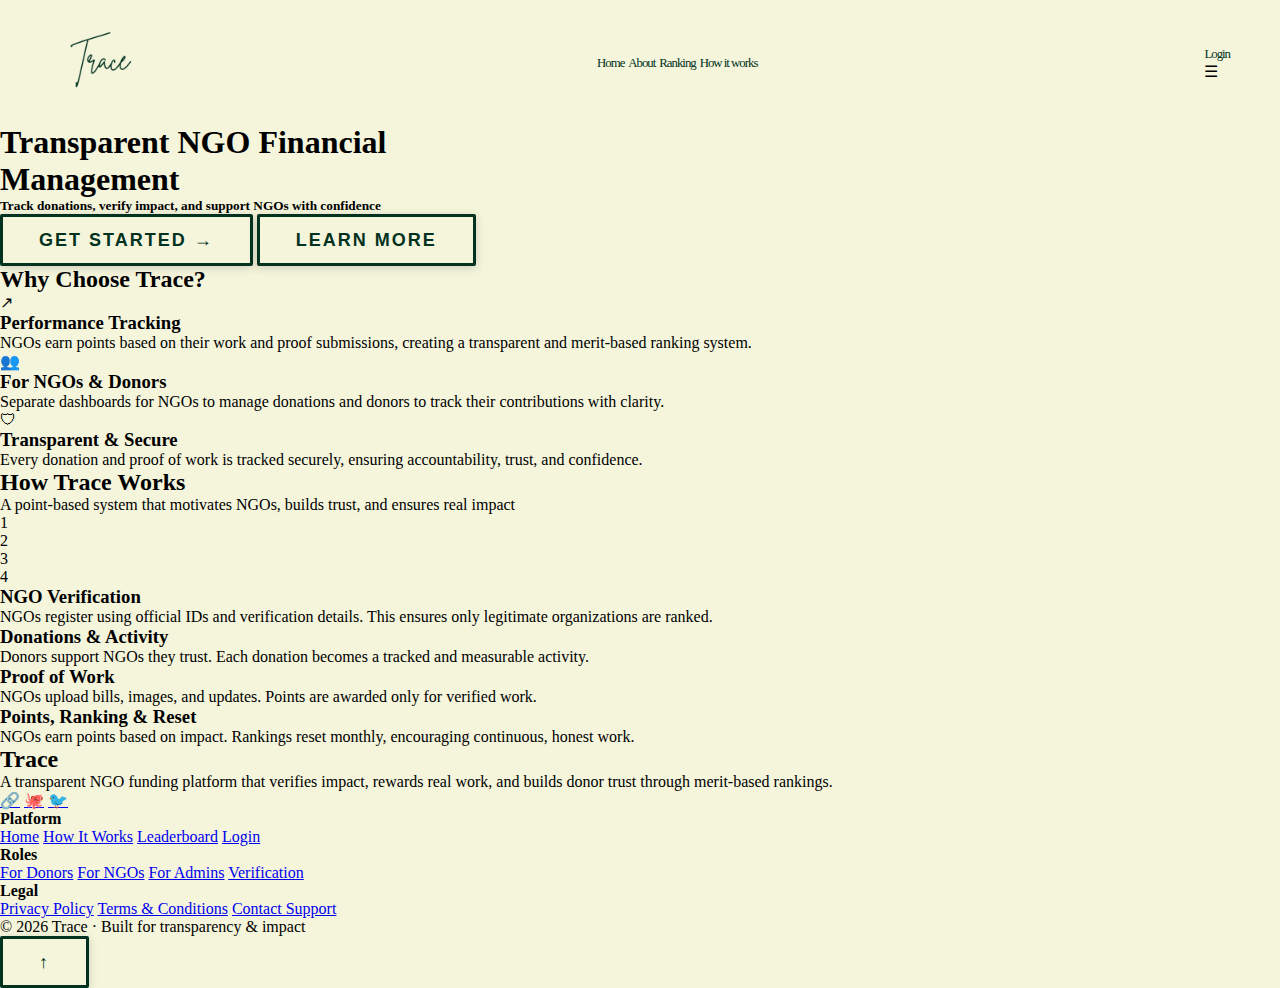
<file: index.html>
<!DOCTYPE html>
<html lang="en">
<head>
    <meta charset="UTF-8">
    <meta name="viewport" content="width=device-width, initial-scale=1.0">
    <title>Trace - NGO Financial Management</title>
    <link rel="stylesheet" href="style.css">
</head>
<body>
    <div id="main">
        <div id="home">
<nav id="nav">
  <div class="nav-logo">
    <img src="navlogo.png" alt="Trace Logo">
  </div>

  <div class="nav-links" id="navLinks">
    <a href="index.html" class="active">Home</a>
    <a href="about.html">About</a>
    <a href="leaderboard.html">Ranking</a>
    <a href="how-it-works.html">How it works</a>
  </div>

  <div class="nav-actions">
    <!-- Login state (replace with profile after auth) -->
    <a href="login.html" class="login-btn">Login</a>

    <!-- Mobile -->
    <div class="hamburger" onclick="toggleMenu()">☰</div>
  </div>
</nav>


<section id="frontbody">
  <div class="hero-overlay"></div>

  <div class="hero-content">
    <h1>
      Transparent NGO Financial<br />
      Management
    </h1>

    <h5>
      Track donations, verify impact, and support NGOs with confidence
    </h5>

    <div id="bottom">
      <button>Get Started →</button>
      <button href="how-it-works.html">Learn More</button>
    </div>
  </div>
</section>


            <section class="why-trace">
                <h2>Why Choose <span>Trace?</span></h2>

                <div class="why-grid">
                <div class="why-card">
                  <div class="icon blue">↗</div>
                  <h3>Performance Tracking</h3>
                  <p>
                    NGOs earn points based on their work and proof submissions,
                    creating a transparent and merit-based ranking system.
                  </p>
                </div>
            
                <div class="why-card">
                  <div class="icon green">👥</div>
                  <h3>For NGOs & Donors</h3>
                  <p>
                    Separate dashboards for NGOs to manage donations and
                    donors to track their contributions with clarity.
                  </p>
                </div>

                <div class="why-card">
                  <div class="icon purple">🛡</div>
                  <h3>Transparent & Secure</h3>
                  <p>
                    Every donation and proof of work is tracked securely,
                    ensuring accountability, trust, and confidence.
                  </p>
                </div>
                </div>
            </section>

<section class="how-work">
  <h2>How Trace Works</h2>
  <p class="how-subtitle">
    A point-based system that motivates NGOs, builds trust, and ensures real impact
  </p>

  <div class="how-container">

    <!-- STEPS -->
    <div class="how-steps">
      <div class="how-step active" data-step="0">1</div>
      <div class="how-step" data-step="1">2</div>
      <div class="how-step" data-step="2">3</div>
      <div class="how-step" data-step="3">4</div>

      <div class="how-progress">
        <div class="how-progress-fill"></div>
      </div>
    </div>

    <!-- CONTENT -->
    <div class="how-content">
      <div class="how-card active">
        <h3>NGO Verification</h3>
        <p>
          NGOs register using official IDs and verification details.
          This ensures only legitimate organizations are ranked.
        </p>
      </div>

      <div class="how-card">
        <h3>Donations & Activity</h3>
        <p>
          Donors support NGOs they trust. Each donation becomes
          a tracked and measurable activity.
        </p>
      </div>

      <div class="how-card">
        <h3>Proof of Work</h3>
        <p>
          NGOs upload bills, images, and updates.
          Points are awarded only for verified work.
        </p>
      </div>

      <div class="how-card">
        <h3>Points, Ranking & Reset</h3>
        <p>
          NGOs earn points based on impact. Rankings reset monthly,
          encouraging continuous, honest work.
        </p>
      </div>
    </div>

  </div>
</section>

<footer class="site-footer">

  <!-- ANIMATED DIVIDER -->
  <div class="footer-divider"></div>

  <div class="footer-container">

    <!-- BRAND -->
    <div class="footer-brand">
      <h2>Trace</h2>
      <p>
        A transparent NGO funding platform that verifies impact,
        rewards real work, and builds donor trust through merit-based rankings.
      </p>

      <!-- SOCIALS -->
      <div class="footer-socials">
        <a href="#" aria-label="LinkedIn">🔗</a>
        <a href="#" aria-label="GitHub">🐙</a>
        <a href="#" aria-label="Twitter">🐦</a>
      </div>
    </div>

    <!-- PLATFORM -->
    <div class="footer-links">
      <h4>Platform</h4>
      <a href="index.html">Home</a>
      <a href="how-it-works.html">How It Works</a>
      <a href="dashboard.html">Leaderboard</a>
      <a href="login.html">Login</a>
    </div>

    <!-- ROLES -->
    <div class="footer-links">
      <h4>Roles</h4>
      <a href="#">For Donors</a>
      <a href="#">For NGOs</a>
      <a href="#">For Admins</a>
      <a href="#">Verification</a>
    </div>

    <!-- LEGAL -->
    <div class="footer-links">
      <h4>Legal</h4>
      <a href="#">Privacy Policy</a>
      <a href="#">Terms & Conditions</a>
      <a href="#">Contact Support</a>
    </div>

  </div>

  <!-- BOTTOM -->
  <div class="footer-bottom">
    <p>© 2026 Trace · Built for transparency & impact</p>
  </div>

  <!-- BACK TO TOP -->
  <button id="backToTop" onclick="scrollToTop()">↑</button>
</footer>
        </div>
    </div>
</body>
<script>
/* MOBILE MENU */
function toggleMenu() {
  document.getElementById("navLinks").classList.toggle("active");
}

/* SCROLL EFFECT */
window.addEventListener("scroll", () => {
  const nav = document.getElementById("nav");
  nav.classList.toggle("scrolled", window.scrollY > 50);
});

/* ACTIVE LINK */
document.querySelectorAll(".nav-links a").forEach(link => {
  if (link.href === window.location.href) {
    link.classList.add("active");
  }
});
window.addEventListener("scroll", () => {
  cards.forEach(card => {
    const top = card.getBoundingClientRect().top;
    if (top < window.innerHeight - 100) {
      card.style.opacity = "1";
      card.style.transform = "translateY(0)";
    }
  });
});

/* SCROLL REVEAL */
const revealCards = document.querySelectorAll(".reveal");

const observer = new IntersectionObserver(entries => {
  entries.forEach(entry => {
    if (entry.isIntersecting) {
      entry.target.style.opacity = "1";
      entry.target.style.transform = "translateY(0)";
    }
  });
}, { threshold: 0.2 });

revealCards.forEach(card => observer.observe(card));

/* COUNT UP */
const counters = document.querySelectorAll(".counter");

counters.forEach(counter => {
  const update = () => {
    const target = +counter.dataset.target;
    const current = +counter.innerText;
    const increment = target / 50;

    if (current < target) {
      counter.innerText = Math.ceil(current + increment);
      setTimeout(update, 40);
    } else {
      counter.innerText = target;
    }
  };
  update();
});
/* BACK TO TOP */
window.addEventListener("scroll", () => {
  document.getElementById("backToTop").style.display =
    window.scrollY > 400 ? "block" : "none";
});

function scrollToTop() {
  window.scrollTo({ top: 0, behavior: "smooth" });
}

/* NEWSLETTER (FRONTEND READY) */
function subscribeNewsletter(e) {
  e.preventDefault();
  alert("Thanks for subscribing to Trace updates!");
}

const steps = document.querySelectorAll(".how-step");
const cards = document.querySelectorAll(".how-card");
const progress = document.querySelector(".how-progress-fill");

steps.forEach((step, index) => {
  step.addEventListener("click", () => {
    // Active step
    steps.forEach(s => s.classList.remove("active"));
    step.classList.add("active");

    // Content
    cards.forEach(c => c.classList.remove("active"));
    cards[index].classList.add("active");

    // Progress
    progress.style.width = `${(index + 1) * 25}%`;
  });
});


</script>



</html>
</file>
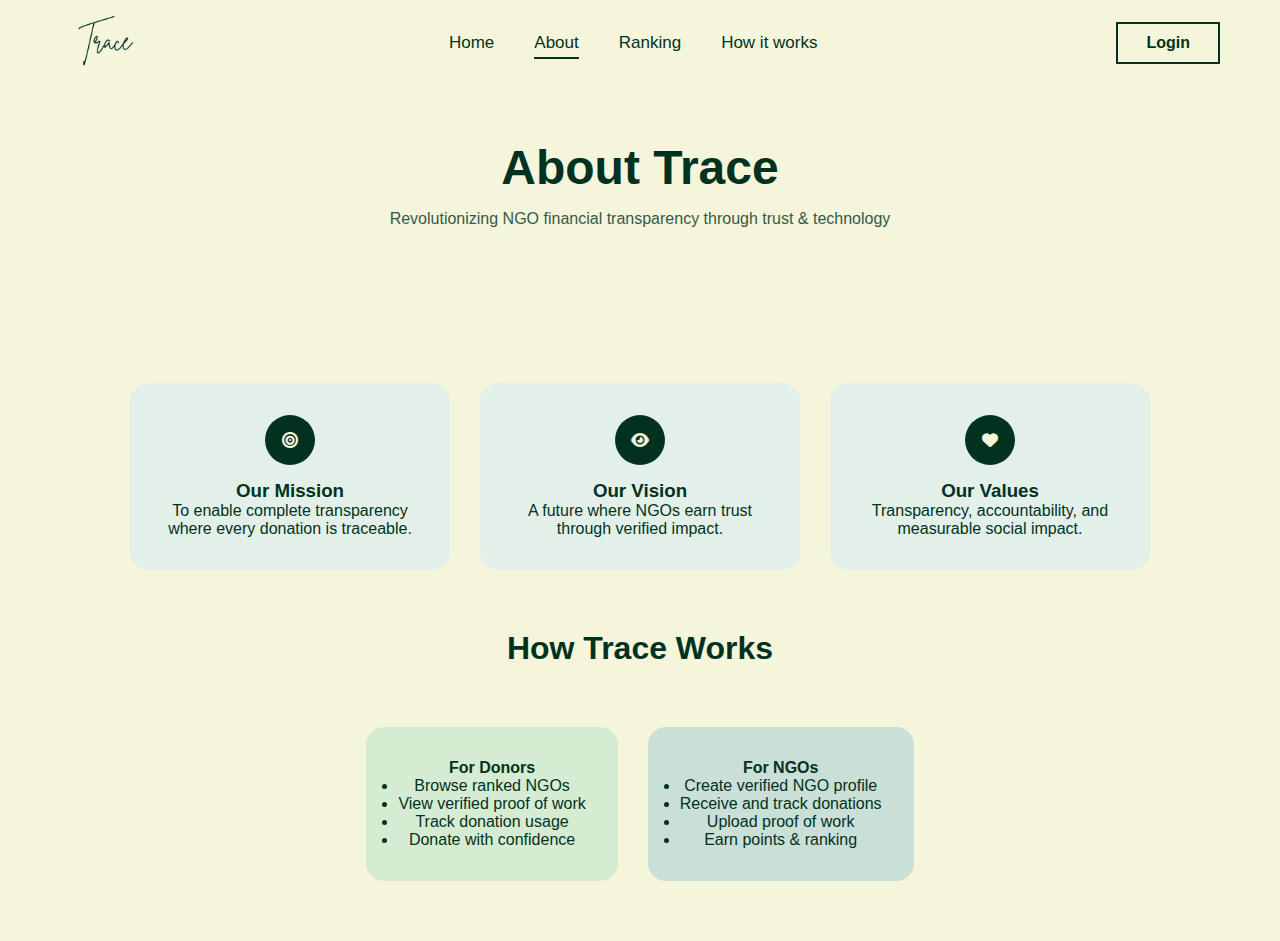
<file: about.html>
<!DOCTYPE html>
<html lang="en">
<head>
  <meta charset="UTF-8" />
  <meta name="viewport" content="width=device-width, initial-scale=1.0" />
  <title>About Trace</title>

  <link rel="stylesheet" href="about.css">
  <link rel="stylesheet"
        href="https://cdnjs.cloudflare.com/ajax/libs/font-awesome/6.5.0/css/all.min.css"/>
</head>

<body>

<!-- NAVBAR -->
<nav id="nav">
  <div class="nav-logo">
    <img src="navlogo.png" alt="Trace Logo">
  </div>

  <div class="nav-links" id="navLinks">
    <a href="index.html">Home</a>
    <a href="about.html" class="active">About</a>
    <a href="leaderboard.html">Ranking</a>
    <a href="how-it-works.html">How it works</a>
  </div>

  <div class="nav-actions">
    <a href="login.html" class="login-btn">Login</a>
    <div class="hamburger" onclick="toggleMenu()">☰</div>
  </div>
</nav>

<!-- HERO -->
<section class="about-hero reveal">
  <h1>About Trace</h1>
  <p>Revolutionizing NGO financial transparency through trust & technology</p>
</section>

<!-- MISSION / VISION / VALUES -->
<section class="us">
  <div class="box reveal">
    <div class="icon"><i class="fa-solid fa-bullseye"></i></div>
    <h3>Our Mission</h3>
    <p>To enable complete transparency where every donation is traceable.</p>
  </div>

  <div class="box reveal">
    <div class="icon"><i class="fa-solid fa-eye"></i></div>
    <h3>Our Vision</h3>
    <p>A future where NGOs earn trust through verified impact.</p>
  </div>

  <div class="box reveal">
    <div class="icon"><i class="fa-solid fa-heart"></i></div>
    <h3>Our Values</h3>
    <p>Transparency, accountability, and measurable social impact.</p>
  </div>
</section>

<!-- HOW IT WORKS -->
<section class="working">
  <h3 class="reveal">How Trace Works</h3>

  <div class="two">
    <div class="box reveal" id="donor">
      <h4>For Donors</h4>
      <ul>
        <li>Browse ranked NGOs</li>
        <li>View verified proof of work</li>
        <li>Track donation usage</li>
        <li>Donate with confidence</li>
      </ul>
    </div>

    <div class="box reveal" id="ngo">
      <h4>For NGOs</h4>
      <ul>
        <li>Create verified NGO profile</li>
        <li>Receive and track donations</li>
        <li>Upload proof of work</li>
        <li>Earn points & ranking</li>
      </ul>
    </div>
  </div>
</section>

<script src="about.js"></script>
</body>
</html>
</file>
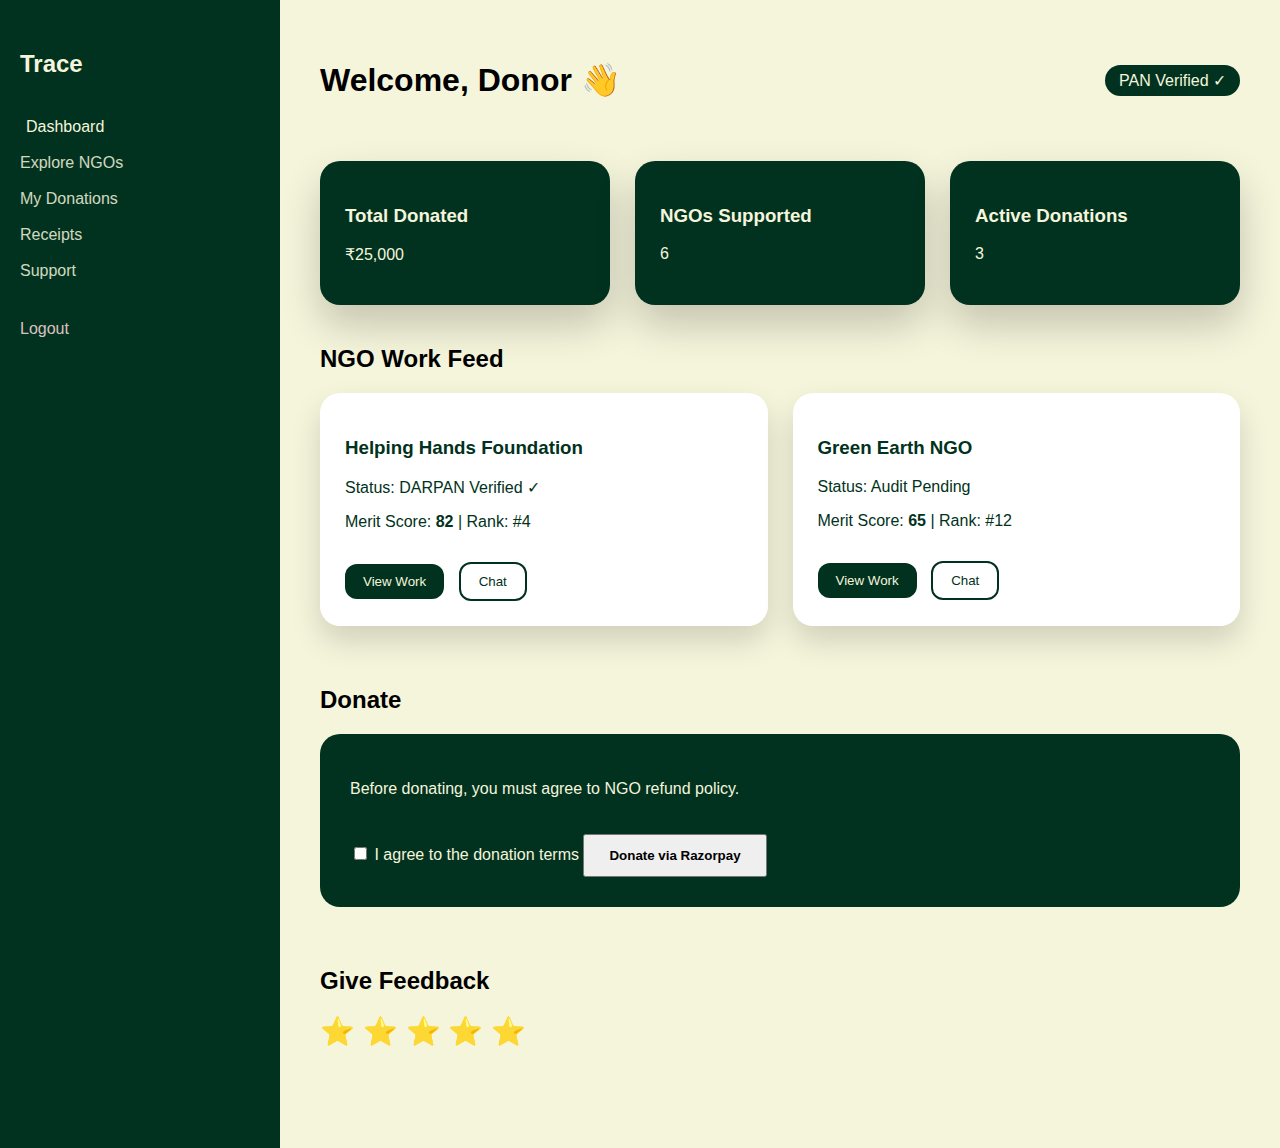
<file: donor dashboard.html>
<!DOCTYPE html>
<html lang="en">
<head>
  <meta charset="UTF-8" />
  <meta name="viewport" content="width=device-width, initial-scale=1.0"/>
  <title>Donor Dashboard | Trace</title>
  <link rel="stylesheet" href="donor-dashboard.css">
</head>
<body>

<!-- SIDEBAR -->
<aside class="donor-sidebar">
  <h2>Trace</h2>
  <nav>
    <a class="active">Dashboard</a>
    <a>Explore NGOs</a>
    <a>My Donations</a>
    <a>Receipts</a>
    <a>Support</a>
    <a class="logout">Logout</a>
  </nav>
</aside>

<!-- MAIN -->
<main class="donor-main">

  <!-- HEADER -->
  <header class="donor-header">
    <h1>Welcome, Donor 👋</h1>
    <span class="verified">PAN Verified ✓</span>
  </header>

  <!-- STATS -->
  <section class="donor-stats">
    <div class="stat-card">
      <h3>Total Donated</h3>
      <p>₹25,000</p>
    </div>
    <div class="stat-card">
      <h3>NGOs Supported</h3>
      <p>6</p>
    </div>
    <div class="stat-card">
      <h3>Active Donations</h3>
      <p>3</p>
    </div>
  </section>

  <!-- NGO FEED -->
  <section class="donor-section">
    <h2>NGO Work Feed</h2>

    <div class="ngo-feed">
      <div class="ngo-card">
        <h3>Helping Hands Foundation</h3>
        <p>Status: DARPAN Verified ✓</p>
        <p>Merit Score: <strong>82</strong> | Rank: #4</p>
        <button>View Work</button>
        <button class="secondary">Chat</button>
      </div>

      <div class="ngo-card">
        <h3>Green Earth NGO</h3>
        <p>Status: Audit Pending</p>
        <p>Merit Score: <strong>65</strong> | Rank: #12</p>
        <button>View Work</button>
        <button class="secondary">Chat</button>
      </div>
    </div>
  </section>

  <!-- DONATION ACTION -->
  <section class="donor-section">
    <h2>Donate</h2>
    <div class="donate-box">
      <p>Before donating, you must agree to NGO refund policy.</p>
      <label>
        <input type="checkbox"> I agree to the donation terms
      </label>
      <button class="pay">Donate via Razorpay</button>
    </div>
  </section>

  <!-- FEEDBACK -->
  <section class="donor-section">
    <h2>Give Feedback</h2>
    <div class="rating">
      ⭐ ⭐ ⭐ ⭐ ⭐
    </div>
  </section>

</main>

<script src="donor-dashboard.js"></script>
</body>
</html>
</file>
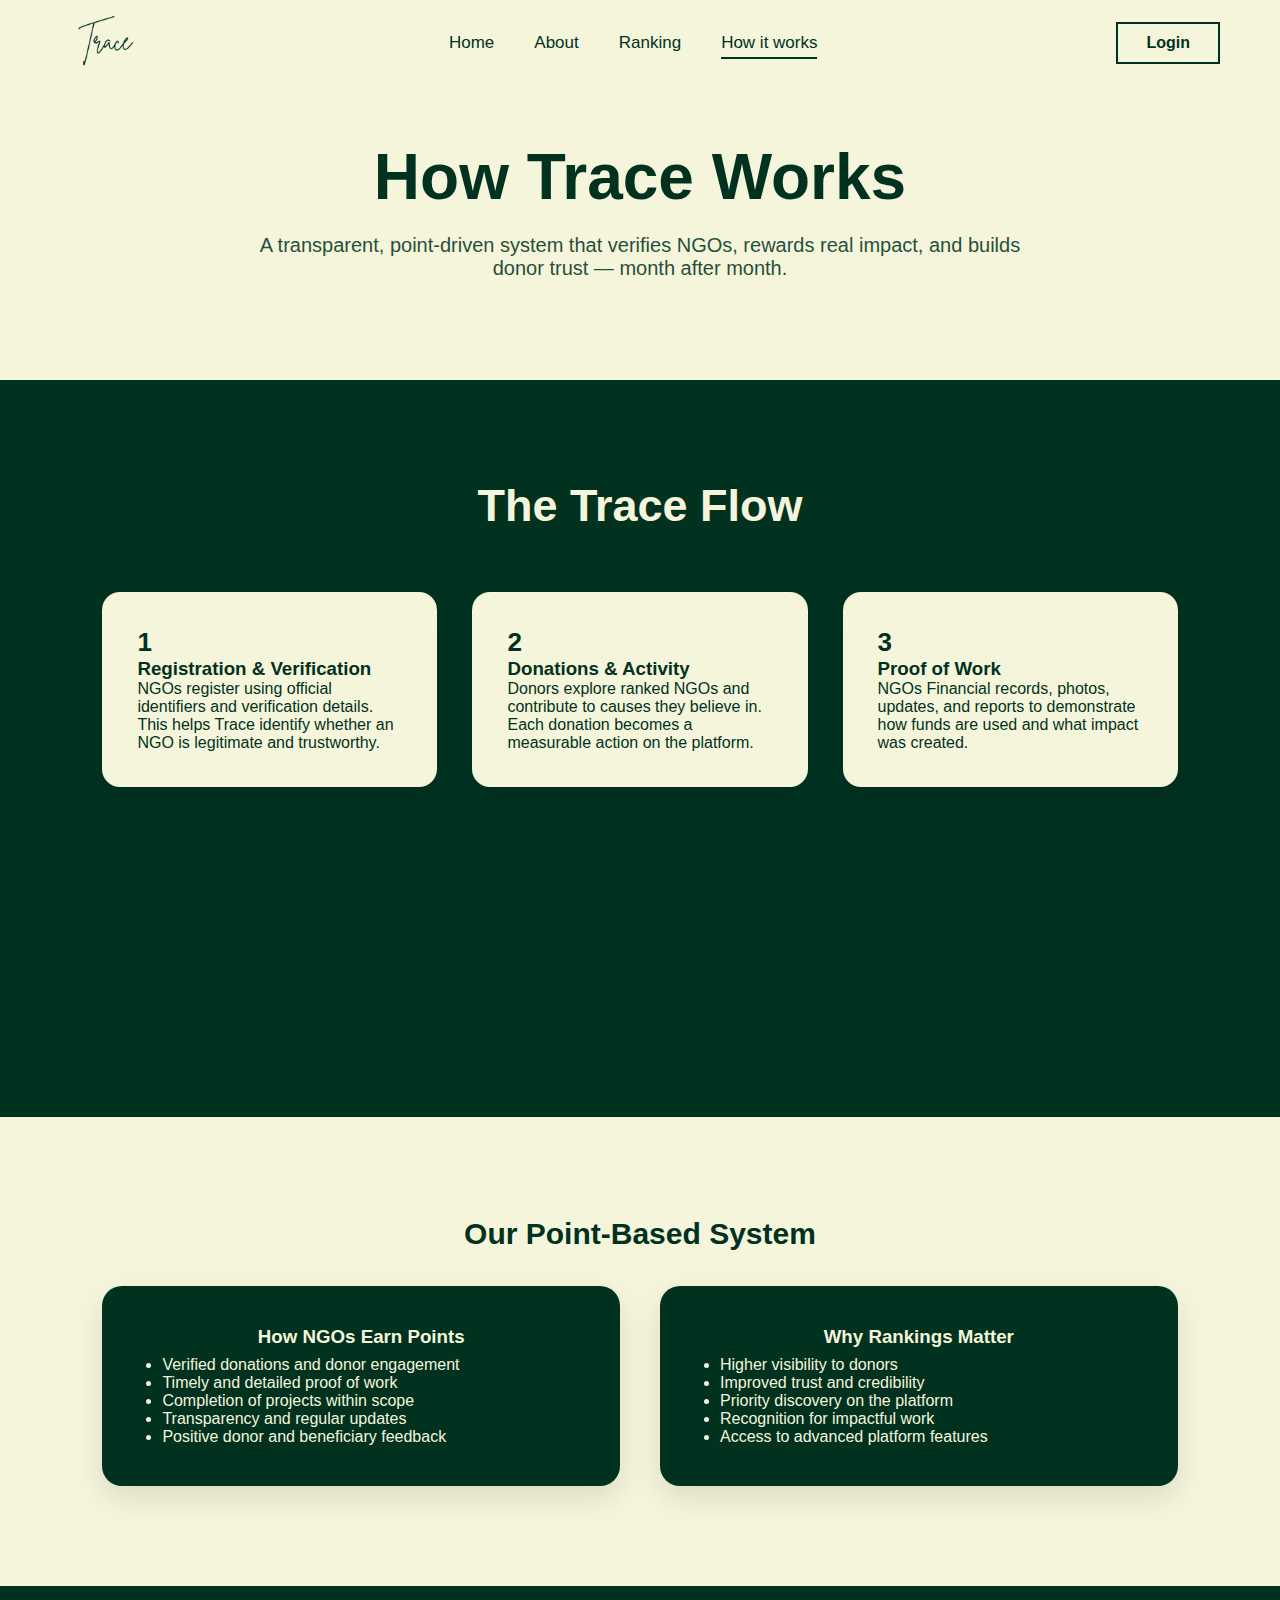
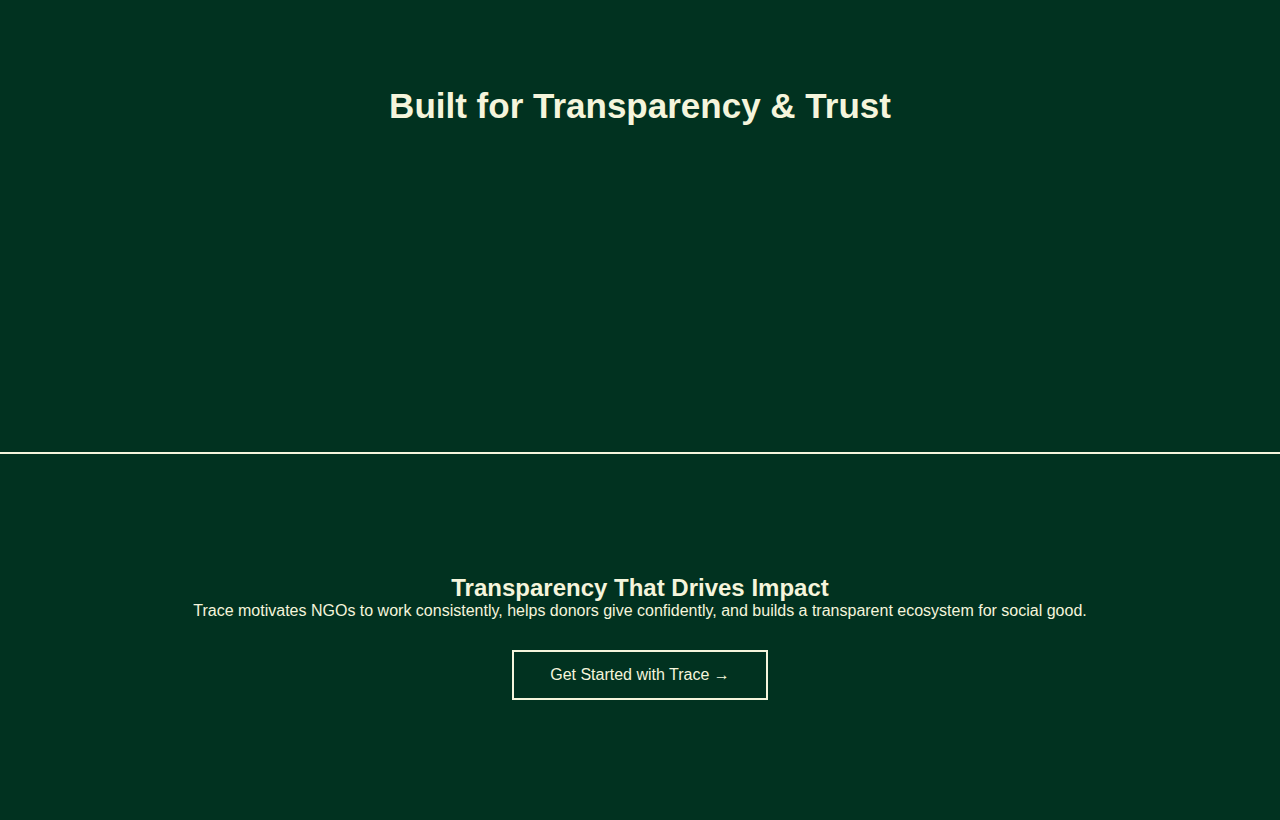
<file: how-it-works.html>
<!DOCTYPE html>
<html lang="en">
<head>
  <meta charset="UTF-8" />
  <meta name="viewport" content="width=device-width, initial-scale=1.0"/>
  <title>How It Works | Trace</title>
  <link rel="stylesheet" href="how-it-works.css">
</head>
<body>

<!-- ===== NAVBAR (REUSE YOUR UPGRADED NAVBAR) ===== -->
<nav id="nav">
  <div class="nav-logo">
    <img src="navlogo.png" alt="Trace Logo">
  </div>

  <div class="nav-links" id="navLinks">
    <a href="index.html">Home</a>
    <a href="about.html">About</a>
    <a href="dashboard.html">Ranking</a>
    <a href="how-it-works.html" class="active">How it works</a>
  </div>

  <div class="nav-actions">
    <a href="login.html" class="login-btn">Login</a>
    <div class="hamburger" onclick="toggleMenu()">☰</div>
  </div>
</nav>

<!-- ===== HERO ===== -->
<section class="hiw-hero">
  <h1>How Trace Works</h1>
  <p>
    A transparent, point-driven system that verifies NGOs, rewards real impact,
    and builds donor trust — month after month.
  </p>
</section>

<!-- ===== PROCESS ===== -->
<section class="hiw-process">
  <h2>The Trace Flow</h2>

  <div class="process-grid">
    <div class="process-card reveal">
      <span class="step">1</span>
      <h3>Registration & Verification</h3>
      <p>
        NGOs register using official identifiers and verification details.
        This helps Trace identify whether an NGO is legitimate and trustworthy.
      </p>
    </div>

    <div class="process-card reveal">
      <span class="step">2</span>
      <h3>Donations & Activity</h3>
      <p>
        Donors explore ranked NGOs and contribute to causes they believe in.
        Each donation becomes a measurable action on the platform.
      </p>
    </div>

    <div class="process-card reveal">
      <span class="step">3</span>
      <h3>Proof of Work</h3>
      <p>
        NGOs Financial records, photos, updates, and reports to demonstrate
        how funds are used and what impact was created.
      </p>
    </div>

    <div class="process-card reveal">
      <span class="step">4</span>
      <h3>Points, Ranking & Reset</h3>
      <p>
        NGOs earn points for meaningful work. Rankings reset every month,
        encouraging consistent performance and continuous impact.
      </p>
    </div>
  </div>
</section>


<!-- ===== POINT SYSTEM ===== -->
<section class="hiw-points">
  <h2>Our Point-Based System</h2>

  <div class="points-grid">
    <div class="points-box">
      <h3>How NGOs Earn Points</h3>
      <ul>
        <li>Verified donations and donor engagement</li>
        <li>Timely and detailed proof of work</li>
        <li>Completion of projects within scope</li>
        <li>Transparency and regular updates</li>
        <li>Positive donor and beneficiary feedback</li>
      </ul>
    </div>

    <div class="points-box">
      <h3>Why Rankings Matter</h3>
      <ul>
        <li>Higher visibility to donors</li>
        <li>Improved trust and credibility</li>
        <li>Priority discovery on the platform</li>
        <li>Recognition for impactful work</li>
        <li>Access to advanced platform features</li>
      </ul>
    </div>
  </div>
</section>

<!-- ===== TRANSPARENCY ===== -->
<section class="hiw-trust">
  <h2>Built for Transparency & Trust</h2>

  <div class="trust-grid">
    <div class="trust-card reveal">
      <h3>📄 Full Documentation</h3>
      <p>
        Every donation and expense is recorded and made visible to
        relevant stakeholders.
      </p>
    </div>

    <div class="trust-card reveal">
      <h3>✅ Verified Impact</h3>
      <p>
        Proof of work submissions are reviewed to ensure authenticity
        and real-world impact.
      </p>
    </div>

    <div class="trust-card reveal">
      <h3>⚡ Real-Time Updates</h3>
      <p>
        NGO rankings and scores update dynamically based on activity,
        keeping the system fair and current.
      </p>
    </div>
  </div>
</section>

<!-- ===== CTA ===== -->
<section class="hiw-cta">
  <h2>Transparency That Drives Impact</h2>
  <p>
    Trace motivates NGOs to work consistently, helps donors give confidently,
    and builds a transparent ecosystem for social good.
  </p>
  <a href="login.html">Get Started with Trace →</a>
</section>
<script>
/* MOBILE MENU */
function toggleMenu() {
  document.getElementById("navLinks").classList.toggle("active");
}

/* SCROLL EFFECT */
window.addEventListener("scroll", () => {
  const nav = document.getElementById("nav");
  nav.classList.toggle("scrolled", window.scrollY > 50);
});

/* ACTIVE LINK */
document.querySelectorAll(".nav-links a").forEach(link => {
  if (link.href === window.location.href) {
    link.classList.add("active");
  }
});
/* SCROLL REVEAL (UNIVERSAL) */
const animatedElements = document.querySelectorAll(
  ".process-card, .trust-card, .journey-step, .points-box"
);

const animationObserver = new IntersectionObserver(
  entries => {
    entries.forEach((entry, index) => {
      if (entry.isIntersecting) {
        setTimeout(() => {
          entry.target.style.opacity = "1";
          entry.target.style.transform = "translateY(0)";
        }, index * 120);
      }
    });
  },
  { threshold: 0.25 }
);

animatedElements.forEach(el => animationObserver.observe(el));

/* HOVER PARALLAX MICRO EFFECT */
document.querySelectorAll(".process-card, .points-box").forEach(card => {
  card.addEventListener("mousemove", e => {
    const rect = card.getBoundingClientRect();
    const x = e.clientX - rect.left;
    const y = e.clientY - rect.top;

    card.style.transform = `
      perspective(600px)
      rotateX(${(y - rect.height / 2) / 30}deg)
      rotateY(${(x - rect.width / 2) / -30}deg)
      translateY(-10px)
    `;
  });

  card.addEventListener("mouseleave", () => {
    card.style.transform = "translateY(0)";
  });
});

</script>

<script src="how-it-works.js"></script>
</body>
</html>
</file>
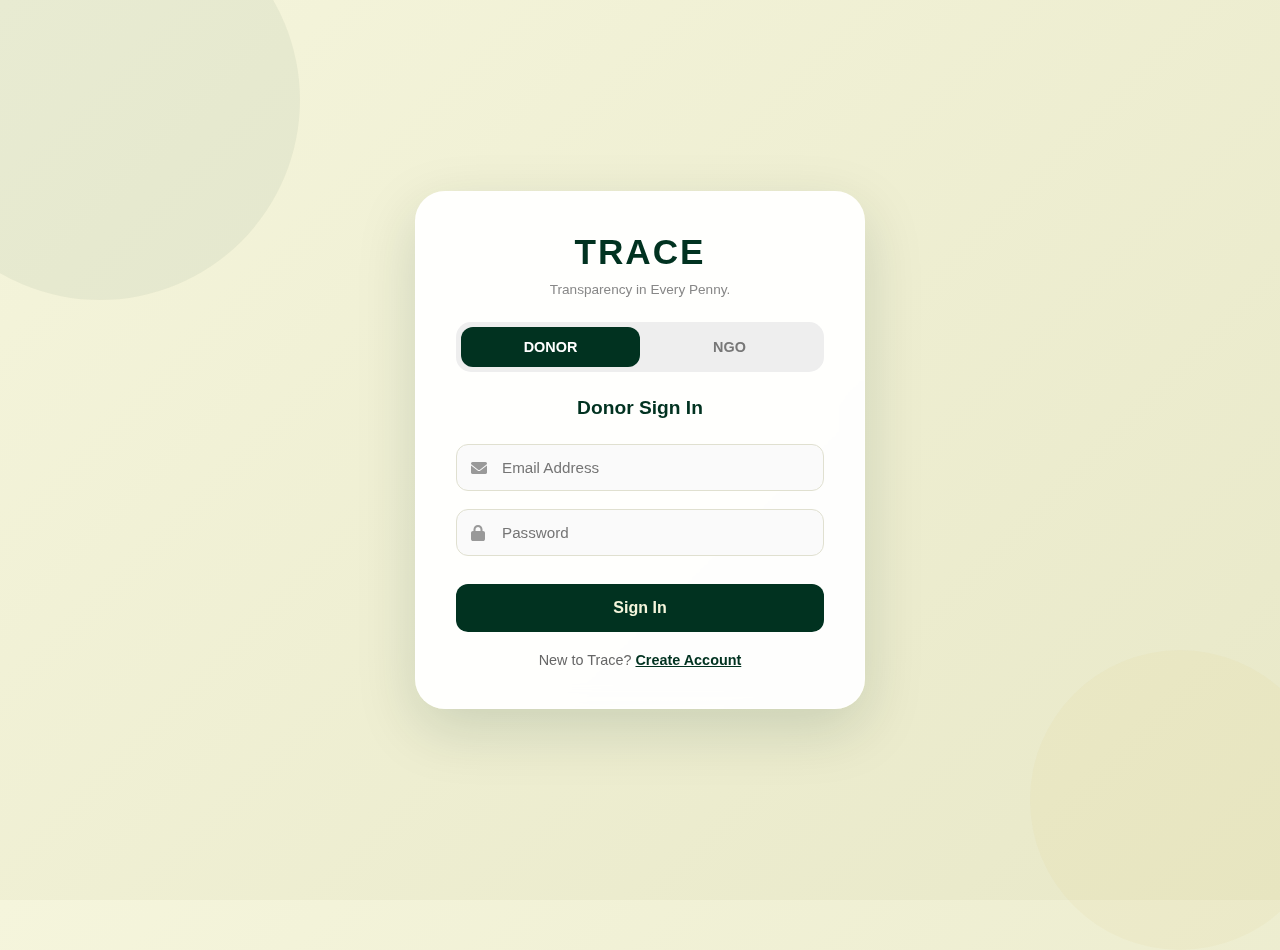
<file: login.html>
<!DOCTYPE html>
<html lang="en">
<head>
    <meta charset="UTF-8">
    <meta name="viewport" content="width=device-width, initial-scale=1.0">
    <title>Trace | Secure Access</title>
    <link rel="stylesheet" href="https://cdnjs.cloudflare.com/ajax/libs/font-awesome/6.0.0/css/all.min.css">
    <style>
        :root {
            --bg-beige: #f5f5dc;
            --dark-green: #013220;
            --forest-light: #024d32;
            --accent-gold: #d4af37;
            --white: #ffffff;
            --glass: rgba(255, 255, 255, 0.95);
        }

        * { box-sizing: border-box; margin: 0; padding: 0; }

        body {
            font-family: 'Inter', -apple-system, sans-serif;
            background: linear-gradient(135deg, var(--bg-beige) 0%, #e8e8c8 100%);
            height: 100vh;
            display: flex;
            align-items: center;
            justify-content: center;
            overflow: hidden;
            color: var(--dark-green);
        }

        /* Decorative Background Elements */
        .circle {
            position: absolute; border-radius: 50%; background: var(--dark-green); opacity: 0.05; z-index: 0;
        }

        .auth-container {
            width: 100%;
            max-width: 450px;
            background: var(--glass);
            padding: 40px;
            border-radius: 30px;
            box-shadow: 0 20px 60px rgba(1, 50, 32, 0.15);
            position: relative;
            z-index: 10;
            backdrop-filter: blur(10px);
            border: 1px solid rgba(255, 255, 255, 0.3);
            text-align: center;
        }

        .logo { font-size: 2.2rem; font-weight: 800; margin-bottom: 10px; color: var(--dark-green); letter-spacing: 2px; }
        .logo i { color: var(--accent-gold); }

        /* Role Switcher (Donor vs NGO) */
        .role-switcher {
            display: flex;
            background: #eee;
            padding: 5px;
            border-radius: 15px;
            margin: 25px 0;
            position: relative;
        }
        .role-btn {
            flex: 1;
            padding: 12px;
            border: none;
            background: transparent;
            cursor: pointer;
            font-weight: 700;
            font-size: 0.9rem;
            color: #777;
            z-index: 1;
            transition: 0.3s;
        }
        .role-btn.active { color: var(--white); }
        .slider {
            position: absolute;
            width: calc(50% - 5px);
            height: calc(100% - 10px);
            background: var(--dark-green);
            left: 5px;
            border-radius: 12px;
            transition: 0.4s cubic-bezier(0.68, -0.55, 0.265, 1.55);
        }
        .ngo-active .slider { transform: translateX(100%); }

        .form-title { font-size: 1.2rem; margin-bottom: 25px; font-weight: 600; }
        
        .input-group { position: relative; margin-bottom: 18px; text-align: left; }
        .input-group i { position: absolute; left: 15px; top: 16px; color: #999; }
        .input-group input, .input-group select {
            width: 100%;
            padding: 14px 14px 14px 45px;
            border: 1.5px solid #e0e0d0;
            border-radius: 12px;
            outline: none;
            transition: 0.3s;
            background: #fafafa;
            font-size: 0.95rem;
        }
        .input-group input:focus { border-color: var(--dark-green); background: #fff; }

        .btn-auth {
            width: 100%;
            padding: 15px;
            border: none;
            background: var(--dark-green);
            color: var(--bg-beige);
            border-radius: 12px;
            font-size: 1rem;
            font-weight: 700;
            cursor: pointer;
            transition: 0.3s;
            margin-top: 10px;
        }
        .btn-auth:hover { filter: brightness(1.2); transform: translateY(-2px); }

        .toggle-link { margin-top: 20px; font-size: 0.9rem; color: #666; }
        .toggle-link span { color: var(--dark-green); font-weight: 700; cursor: pointer; text-decoration: underline; }

        .auth-view { display: none; animation: fadeIn 0.4s ease; }
        .auth-view.active { display: block; }
        @keyframes fadeIn { from { opacity: 0; transform: scale(0.95); } to { opacity: 1; transform: scale(1); } }
    </style>
</head>
<body>

    <div class="circle" style="width: 400px; height: 400px; top: -100px; left: -100px;"></div>
    <div class="circle" style="width: 300px; height: 300px; bottom: -50px; right: -50px; background: var(--accent-gold);"></div>

    <div class="auth-container">
        <div class="logo">TRACE</div>
        <p id="tagline" style="font-size: 0.85rem; color: #888;">Transparency in Every Penny.</p>

        <div class="role-switcher" id="roleBox">
            <div class="slider"></div>
            <button class="role-btn active" onclick="setRole('donor')">DONOR</button>
            <button class="role-btn" onclick="setRole('ngo')">NGO</button>
        </div>

        <div id="donor-login" class="auth-view active">
            <h3 class="form-title">Donor Sign In</h3>
            <div class="input-group">
                <i class="fas fa-envelope"></i>
                <input type="email" placeholder="Email Address">
            </div>
            <div class="input-group">
                <i class="fas fa-lock"></i>
                <input type="password" placeholder="Password">
            </div>
            <button class="btn-auth" onclick="handleAuth('donor')">Sign In</button>
            <p class="toggle-link">New to Trace? <span onclick="showView('donor-signup')">Create Account</span></p>
        </div>

        <div id="donor-signup" class="auth-view">
            <h3 class="form-title">Join as a Donor</h3>
            <div class="input-group">
                <i class="fas fa-user"></i>
                <input type="text" placeholder="Full Name">
            </div>
            <div class="input-group">
                <i class="fas fa-envelope"></i>
                <input type="email" placeholder="Email Address">
            </div>
            <div class="input-group">
                <i class="fas fa-id-card"></i>
                <input type="text" placeholder="PAN Number (Required for 80G)">
            </div>
            <button class="btn-auth" onclick="handleAuth('donor')">Register</button>
            <p class="toggle-link">Already have an account? <span onclick="showView('donor-login')">Sign In</span></p>
        </div>

        <div id="ngo-login" class="auth-view">
            <h3 class="form-title">NGO Admin Portal</h3>
            <div class="input-group">
                <i class="fas fa-envelope"></i>
                <input type="email" placeholder="Work Email">
            </div>
            <div class="input-group">
                <i class="fas fa-lock"></i>
                <input type="password" placeholder="Password">
            </div>
            <button class="btn-auth" onclick="handleAuth('ngo')">Login</button>
            <p class="toggle-link">Register your NGO? <span onclick="showView('ngo-signup')">Get Started</span></p>
        </div>

        <div id="ngo-signup" class="auth-view">
            <h3 class="form-title">NGO Registration</h3>
            <div class="input-group">
                <i class="fas fa-university"></i>
                <input type="text" placeholder="Organization Legal Name">
            </div>
            <div class="input-group">
                <i class="fas fa-tags"></i>
                <select id="ngoType">
                    <option value="" disabled selected>Select NGO Type</option>
                    <option value="trust">Charitable Trust</option>
                    <option value="society">Registered Society</option>
                    <option value="section8">Section 8 Company</option>
                    <option value="other">Other Foundations</option>
                </select>
            </div>
            <div class="input-group">
                <i class="fas fa-certificate"></i>
                <input type="text" placeholder="NGO DARPAN ID">
            </div>
            <div class="input-group">
                <i class="fas fa-envelope"></i>
                <input type="email" placeholder="Admin Work Email">
            </div>
            <button class="btn-auth" onclick="handleAuth('ngo')">Submit for Verification</button>
            <p class="toggle-link">Already registered? <span onclick="showView('ngo-login')">Sign In</span></p>
        </div>
    </div>

    <script>
        // Switch between Donor and NGO context
        function setRole(role) {
            const roleBox = document.getElementById('roleBox');
            const btns = document.querySelectorAll('.role-btn');
            const tagline = document.getElementById('tagline');
            
            if(role === 'ngo') {
                roleBox.classList.add('ngo-active');
                btns[0].classList.remove('active');
                btns[1].classList.add('active');
                tagline.innerText = "Empowering NGOs with Trust.";
                showView('ngo-login');
            } else {
                roleBox.classList.remove('ngo-active');
                btns[1].classList.remove('active');
                btns[0].classList.add('active');
                tagline.innerText = "Transparency in Every Penny.";
                showView('donor-login');
            }
        }

        // Switch between Login and Signup forms
        function showView(viewId) {
            document.querySelectorAll('.auth-view').forEach(v => v.classList.remove('active'));
            document.getElementById(viewId).classList.add('active');
        }

        /**
         * REDIRECTION ENGINE
         * Connects the auth process to the dashboards
         */
        function handleAuth(userType) {
            // Get the button that was clicked
            const btn = event.target;
            const originalText = btn.innerText;
            
            // UI Feedback
            btn.innerText = "Processing...";
            btn.style.opacity = "0.7";
            btn.disabled = true;

            setTimeout(() => {
                if(userType === 'donor') {
                    // Redirects to donordash.html
                    window.location.href = 'donordash.html';
                } else if(userType === 'ngo') {
                    // Redirects to ngodash.html
                    window.location.href = 'ngodash.html';
                }
            }, 1000);
        }
    </script>
</body>
</html>
</file>
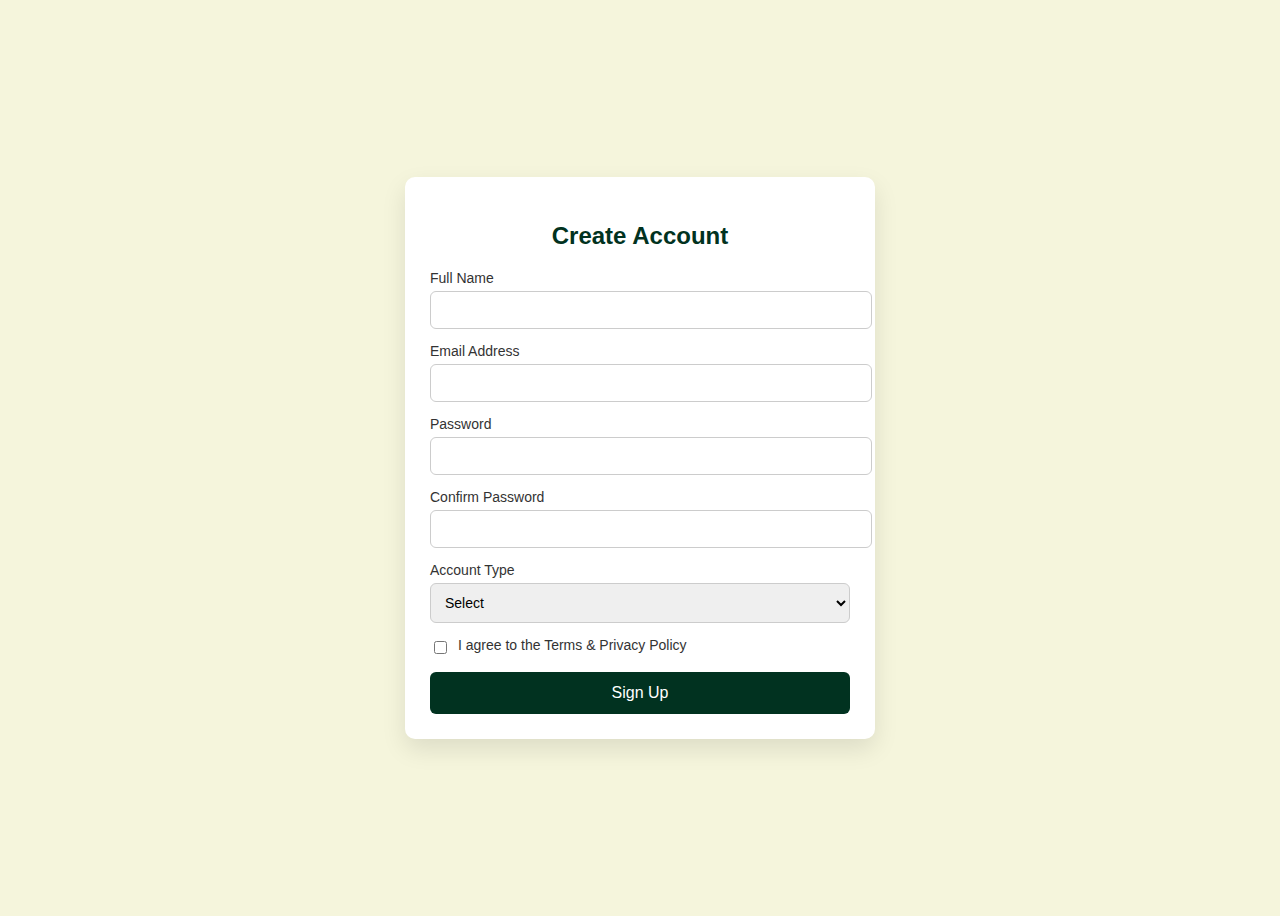
<file: signup.html>
<!DOCTYPE html>
<html lang="en">
<head>
<meta charset="UTF-8">
<title>Sign Up | Transparency Hub</title>
<meta name="viewport" content="width=device-width, initial-scale=1.0">

<style>
:root {
  --primary: #f5f5dc;
  --secondary: #013220;
  --text: #333;
  --border: #ccc;
}

body {
  font-family: Arial, sans-serif;
  background: var(--primary);
  display: flex;
  justify-content: center;
  align-items: center;
  min-height: 100vh;
}

.signup-container {
  background: #fff;
  width: 100%;
  max-width: 420px;
  padding: 25px;
  border-radius: 10px;
  box-shadow: 0 10px 25px rgba(0,0,0,0.1);
}

.signup-container h2 {
  text-align: center;
  color: var(--secondary);
  margin-bottom: 20px;
}

.form-group {
  margin-bottom: 14px;
}

.form-group label {
  font-size: 14px;
  color: var(--text);
  display: block;
  margin-bottom: 5px;
}

.form-group input,
.form-group select {
  width: 100%;
  padding: 10px;
  border-radius: 6px;
  border: 1px solid var(--border);
  font-size: 14px;
}

.form-group input:focus,
.form-group select:focus {
  outline: none;
  border-color: var(--secondary);
}

.hidden {
  display: none;
}

.checkbox-group {
  display: flex;
  align-items: center;
  gap: 8px;
  font-size: 13px;
}

.checkbox-group input {
  width: auto;
}

button {
  width: 100%;
  background: var(--secondary);
  color: #fff;
  border: none;
  padding: 12px;
  font-size: 16px;
  border-radius: 6px;
  cursor: pointer;
}

button:hover {
  opacity: 0.9;
}

.error {
  color: red;
  font-size: 13px;
  text-align: center;
  margin-top: 10px;
}

.success {
  color: green;
  font-size: 14px;
  text-align: center;
  margin-top: 10px;
}
</style>
</head>

<body>

<div class="signup-container">
  <h2>Create Account</h2>

  <form id="signupForm">
    
    <div class="form-group">
      <label>Full Name</label>
      <input type="text" id="name" required>
    </div>

    <div class="form-group">
      <label>Email Address</label>
      <input type="email" id="email" required>
    </div>

    <div class="form-group">
      <label>Password</label>
      <input type="password" id="password" required>
    </div>

    <div class="form-group">
      <label>Confirm Password</label>
      <input type="password" id="confirmPassword" required>
    </div>

    <div class="form-group">
      <label>Account Type</label>
      <select id="role" required>
        <option value="">Select</option>
        <option value="ngo">NGO</option>
        <option value="donor">Donor</option>
      </select>
    </div>

    <!-- NGO Fields -->
    <div id="ngoFields" class="hidden">
      <div class="form-group">
        <label>NGO Name</label>
        <input type="text" id="ngoName">
      </div>

      <div class="form-group">
        <label>DARPAN ID (optional)</label>
        <input type="text" id="darpanId">
      </div>
    </div>

    <div class="form-group checkbox-group">
      <input type="checkbox" id="terms" required>
      <label for="terms">I agree to the Terms & Privacy Policy</label>
    </div>

    <button type="submit">Sign Up</button>

    <div id="message"></div>

  </form>
</div>

<script>
const roleSelect = document.getElementById("role");
const ngoFields = document.getElementById("ngoFields");
const form = document.getElementById("signupForm");
const message = document.getElementById("message");

roleSelect.addEventListener("change", () => {
  ngoFields.classList.toggle("hidden", roleSelect.value !== "ngo");
});

form.addEventListener("submit", function(e) {
  e.preventDefault();

  const password = document.getElementById("password").value;
  const confirmPassword = document.getElementById("confirmPassword").value;

  if (password !== confirmPassword) {
    message.innerHTML = "<div class='error'>Passwords do not match</div>";
    return;
  }

  const data = {
    name: document.getElementById("name").value,
    email: document.getElementById("email").value,
    role: roleSelect.value,
    ngoName: document.getElementById("ngoName").value,
    darpanId: document.getElementById("darpanId").value
  };

  console.log("Signup Data:", data);

  message.innerHTML = "<div class='success'>Account created successfully!</div>";

  // 🔗 BACKEND API CALL (future)
  /*
  fetch("/api/signup", {
    method: "POST",
    headers: { "Content-Type": "application/json" },
    body: JSON.stringify(data)
  })
  */
});
</script>

</body>
</html>
</file>
<file: style.css>
* {
    padding: 0;
    margin: 0;
    box-sizing: border-box;
    background-color: #f5f5dc;
}

body{
    width: 100%;
    height: 100%;
}

main{
    width: 100%;
    background-color: #f5f5dc;
}

#home{
    width: 100%;
    min-height: 100vh;
}

#nav{
    width: 100%;
    padding: 30px 50px;
    display: flex;
    align-items: center;
    justify-content: space-between;
    background-color: #f5f5dc;
}

#nav img{
    width: 100px;
}

#nav #center #right{
    display: flex;
    align-items: center;
    gap: 40px;
}

#nav a{
    text-decoration: none;
    font-weight: 400;
    color: #013220;
    font-size: 1vw;
    letter-spacing: -1px;
    ;
}


button{
    font-size: 18px;
    letter-spacing: 2px;
    text-transform: uppercase;
    display: inline-block;
    text-align: center;
    font-weight: bold;
    padding: 0.7em 2em;
    border: 3px solid #013220;
    border-radius: 2px;
    position: relative;
    box-shadow: 0 2px 10px rgba(0,0,0,0.16);
    color: #013220;
    text-decoration: none;
    transition: 0.3 ease all;
    z-index: 1;
}

button::before {
    transition: 0.5s all ease;
    position: absolute;
    top: 0;
    left:50%;
    right: 50%;
    bottom: 0%;
    opacity: 0;
    content: '';
    background-color: #013220;
    z-index: -1;
}

button:hover , button:focus{
    color:#f5f5dc
}

button:hover:before, button:focus:before {
    transition: 0.5s all ease;
    left: 0;
    right: 0;
    opacity: 1;
}

button:active {
    transform: scale(0.9);
}
</file>
<file: donor-dashboard.css>
body {
  margin: 0;
  font-family: "Segoe UI", sans-serif;
  background: #f5f5dc;
  display: flex;
}

/* SIDEBAR */
.donor-sidebar {
  width: 240px;
  background: #013220;
  color: #f5f5dc;
  padding: 30px 20px;
  min-height: 100vh;
}

.donor-sidebar h2 {
  margin-bottom: 40px;
}

.donor-sidebar nav a {
  display: block;
  margin-bottom: 18px;
  cursor: pointer;
  opacity: 0.85;
  transition: 0.3s;
}

.donor-sidebar nav a:hover,
.donor-sidebar nav a.active {
  opacity: 1;
  transform: translateX(6px);
}

.logout {
  margin-top: 40px;
  color: #ffdddd;
}

/* MAIN */
.donor-main {
  flex: 1;
  padding: 40px;
}

/* HEADER */
.donor-header {
  display: flex;
  justify-content: space-between;
  align-items: center;
}

.verified {
  background: #013220;
  color: #f5f5dc;
  padding: 6px 14px;
  border-radius: 20px;
}

/* STATS */
.donor-stats {
  display: grid;
  grid-template-columns: repeat(auto-fit, minmax(200px,1fr));
  gap: 25px;
  margin: 40px 0;
}

.stat-card {
  background: #013220;
  color: #f5f5dc;
  padding: 25px;
  border-radius: 20px;
  box-shadow: 0 20px 40px rgba(0,0,0,0.2);
  transition: transform 0.3s;
}

.stat-card:hover {
  transform: translateY(-6px);
}

/* SECTION */
.donor-section {
  margin-bottom: 60px;
}

.donor-section h2 {
  margin-bottom: 20px;
}

/* NGO FEED */
.ngo-feed {
  display: grid;
  grid-template-columns: repeat(auto-fit, minmax(280px,1fr));
  gap: 25px;
}

.ngo-card {
  background: #ffffff;
  color: #013220;
  padding: 25px;
  border-radius: 20px;
  box-shadow: 0 15px 30px rgba(0,0,0,0.15);
  transition: transform 0.3s;
}

.ngo-card:hover {
  transform: translateY(-6px);
}

.ngo-card button {
  margin-top: 15px;
  padding: 10px 18px;
  border: none;
  cursor: pointer;
  background: #013220;
  color: #f5f5dc;
  border-radius: 12px;
}

.ngo-card button.secondary {
  background: transparent;
  color: #013220;
  border: 2px solid #013220;
  margin-left: 10px;
}

/* DONATE */
.donate-box {
  background: #013220;
  color: #f5f5dc;
  padding: 30px;
  border-radius: 20px;
}

.pay {
  margin-top: 20px;
  padding: 12px 24px;
  font-weight: bold;
}

/* RATING */
.rating {
  font-size: 28px;
  cursor: pointer;
}

/* MOBILE */
@media (max-width: 768px) {
  .donor-sidebar {
    display: none;
  }

  .donor-main {
    padding: 25px;
  }
}
</file>
<file: about.css>
/* RESET */
* {
  margin: 0;
  padding: 0;
  box-sizing: border-box;
}

body {
  font-family: "Segoe UI", sans-serif;
  background: #f5f5dc;
  color: #013220;
}

/* ===== NAVBAR BASE ===== */
#nav {
  position: fixed;
  top: 0;
  width: 100%;
  padding: 14px 60px;
  display: flex;
  align-items: center;
  justify-content: space-between;
  background: #f5f5dc;
  transition: all 0.4s ease;
  z-index: 999;
}

/* SCROLLED STATE */
#nav.scrolled {
  background: rgba(245, 245, 220, 0.75);
  backdrop-filter: blur(10px);
  box-shadow: 0 10px 30px rgba(0,0,0,0.12);
}

/* LOGO */
.nav-logo img {
  width: 90px;
}

/* LINKS */
.nav-links {
  display: flex;
  gap: 40px;
}

.nav-links a {
  text-decoration: none;
  color: #013220;
  font-size: 17px;
  font-weight: 500;
  position: relative;
  transition: color 0.3s ease;
}

/* UNDERLINE ANIMATION */
.nav-links a::after {
  content: "";
  position: absolute;
  left: 0;
  bottom: -6px;
  width: 0%;
  height: 2px;
  background: #013220;
  transition: width 0.3s ease;
}

.nav-links a:hover::after,
.nav-links a.active::after {
  width: 100%;
}

/* ACTIONS */
.nav-actions {
  display: flex;
  align-items: center;
  gap: 20px;
}

/* LOGIN BUTTON */
.login-btn {
  padding: 10px 28px;
  border: 2px solid #013220;
  color: #013220;
  text-decoration: none;
  font-weight: 600;
  transition: all 0.3s ease;
}

.login-btn:hover {
  background: #013220;
  color: #f5f5dc;
  transform: translateY(-2px);
}

/* HAMBURGER */
.hamburger {
  display: none;
  font-size: 28px;
  cursor: pointer;
  color: #013220;
}

/* ===== MOBILE ===== */
@media (max-width: 900px) {
  #nav {
    padding: 14px 30px;
  }

  .nav-links {
    position: absolute;
    top: 70px;
    left: 0;
    width: 100%;
    background: #f5f5dc;
    flex-direction: column;
    align-items: center;
    gap: 25px;
    padding: 30px 0;
    display: none;
  }

  .nav-links.active {
    display: flex;
  }

  .hamburger {
    display: block;
  }
}

/* ===== MOBILE ===== */
@media (max-width: 900px) {
  #nav {
    padding: 12px 25px;
  }

  .nav-links {
    position: absolute;
    top: 70px;
    left: 0;
    width: 100%;
    background: #f5f5dc;
    flex-direction: column;
    align-items: center;
    gap: 25px;
    padding: 30px 0;
    display: none;
  }

  .nav-links.active {
    display: flex;
  }

  .hamburger {
    display: block;
  }
}

/* HERO */
.about-hero {
  padding: 140px 20px 80px;
  text-align: center;
}

.about-hero h1 {
  font-size: 3rem;
}

.about-hero p {
  max-width: 600px;
  margin: 15px auto;
  opacity: 0.8;
}

/* SECTIONS */
.us,
.two {
  display: flex;
  gap: 30px;
  padding: 60px 40px;
  justify-content: center;
}

/* BOX */
.box {
  background: #e3f0ea;
  padding: 32px;
  border-radius: 18px;
  max-width: 320px;
  text-align: center;
  transition: transform 0.4s ease, box-shadow 0.4s ease;
}

.box:hover {
  transform: translateY(-8px);
  box-shadow: 0 20px 40px rgba(1,50,32,0.2);
}

/* ICON */
.icon {
  width: 50px;
  height: 50px;
  background: #013220;
  color: #f5f5dc;
  border-radius: 50%;
  display: flex;
  align-items: center;
  justify-content: center;
  margin: 0 auto 15px;
}

/* DONOR / NGO COLORS */
#donor { background: #d6ecd2; }
#ngo { background: #c9dfd7; }

/* WORKING */
.working h3 {
  text-align: center;
  font-size: 2rem;
}

/* RESPONSIVE */
@media (max-width: 900px) {
  .us,
  .two {
    flex-direction: column;
    align-items: center;
  }

  #nav {
    padding: 14px 30px;
  }
}

/* REVEAL ANIMATION */
.reveal {
  opacity: 0;
  transform: translateY(40px);
  transition: all 0.7s ease;
}

.reveal.active {
  opacity: 1;
  transform: translateY(0);
}
</file>
<file: how-it-works.css>
/* ===== RESET ===== */
* {
  margin: 0;
  padding: 0;
  box-sizing: border-box;
}

body {
  background-color: #f5f5dc;
  font-family: "Segoe UI", sans-serif;
}

/* ===== NAVBAR BASE ===== */
#nav {
  position: fixed;
  top: 0;
  width: 100%;
  padding: 14px 60px;
  display: flex;
  align-items: center;
  justify-content: space-between;
  background: #f5f5dc;
  transition: all 0.4s ease;
  z-index: 999;
}

/* SCROLLED STATE */
#nav.scrolled {
  background: rgba(245, 245, 220, 0.75);
  backdrop-filter: blur(10px);
  box-shadow: 0 10px 30px rgba(0,0,0,0.12);
}

/* LOGO */
.nav-logo img {
  width: 90px;
}

/* LINKS */
.nav-links {
  display: flex;
  gap: 40px;
}

.nav-links a {
  text-decoration: none;
  color: #013220;
  font-size: 17px;
  font-weight: 500;
  position: relative;
  transition: color 0.3s ease;
}

/* UNDERLINE ANIMATION */
.nav-links a::after {
  content: "";
  position: absolute;
  left: 0;
  bottom: -6px;
  width: 0%;
  height: 2px;
  background: #013220;
  transition: width 0.3s ease;
}

.nav-links a:hover::after,
.nav-links a.active::after {
  width: 100%;
}

/* ACTIONS */
.nav-actions {
  display: flex;
  align-items: center;
  gap: 20px;
}

/* LOGIN BUTTON */
.login-btn {
  padding: 10px 28px;
  border: 2px solid #013220;
  color: #013220;
  text-decoration: none;
  font-weight: 600;
  transition: all 0.3s ease;
}

.login-btn:hover {
  background: #013220;
  color: #f5f5dc;
  transform: translateY(-2px);
}

/* HAMBURGER */
.hamburger {
  display: none;
  font-size: 28px;
  cursor: pointer;
  color: #013220;
}

/* ===== MOBILE ===== */
@media (max-width: 900px) {
  #nav {
    padding: 14px 30px;
  }

  .nav-links {
    position: absolute;
    top: 70px;
    left: 0;
    width: 100%;
    background: #f5f5dc;
    flex-direction: column;
    align-items: center;
    gap: 25px;
    padding: 30px 0;
    display: none;
  }

  .nav-links.active {
    display: flex;
  }

  .hamburger {
    display: block;
  }
}

/* ===== MOBILE ===== */
@media (max-width: 900px) {
  #nav {
    padding: 12px 25px;
  }

  .nav-links {
    position: absolute;
    top: 70px;
    left: 0;
    width: 100%;
    background: #f5f5dc;
    flex-direction: column;
    align-items: center;
    gap: 25px;
    padding: 30px 0;
    display: none;
  }

  .nav-links.active {
    display: flex;
  }

  .hamburger {
    display: block;
  }
}
body {
  margin: 0;
  font-family: "Segoe UI", sans-serif;
  background: #f5f5dc;
  color: #013220;
}

/* HERO */
.hiw-hero {
  padding: 140px 8% 100px;
  text-align: center;
}

.hiw-hero h1 {
  font-size: clamp(36px, 5vw, 64px);
}

.hiw-hero p {
  font-size: 20px;
  max-width: 800px;
  margin: 20px auto 0;
  opacity: 0.85;
}

/* PROCESS */
.hiw-process {
  padding: 100px 8%;
  background: #013220;
}

.hiw-process h2{
  color: #f5f5dc;
  font-size: 45px;
}

.hiw-process h2 {
  text-align: center;
  margin-bottom: 60px;
}

.process-grid {
  display: grid;
  grid-template-columns: repeat(auto-fit, minmax(260px, 1fr));
  gap: 35px;
}

.process-card {
  background: #f5f5dc;
  padding: 35px;
  border-radius: 18px;
  box-shadow: 0 12px 30px rgba(0,0,0,0.1);
  opacity: 0;
  transform: translateY(40px);
  transition: 0.4s ease;
}

.process-card:hover {
  transform: translateY(-10px);
}

.step {
  font-size: 26px;
  font-weight: bold;
  color: #013220;
}


/* POINT SYSTEM */
.hiw-points {
  padding: 100px 8%;
  text-align: center;
}

.hiw-points h2{
  padding-bottom: 35px;
  font-size: 30px;
}

.points-grid {
  display: grid;
  grid-template-columns: repeat(auto-fit, minmax(300px, 1fr));
  gap: 40px;
}

.points-box {
  background: #013220;
  padding: 40px;
  border-radius: 20px;
  box-shadow: 0 12px 30px rgba(0,0,0,0.1);
  color: #f5f5dc;
  text-align: left;
}

.points-box h3{
  text-align: center;
  margin-bottom: 8px;
}

.points-box ul {
  padding-left: 20px;
}

/* TRUST */
.hiw-trust {
  padding: 100px 8%;
  background: #013220;
  border-bottom: 2px solid #f5f5dc; /* Adjust thickness and color as needed */
  padding-bottom: 150px;          /* Optional: Add space between content and line */

}

.hiw-trust h2{
  color: #f5f5dc;
  text-align: center;
  font-size: 35px;
  padding-bottom: 30px;
}

.trust-grid {
  display: grid;
  grid-template-columns: repeat(auto-fit, minmax(260px, 1fr));
  gap: 30px;
}

.trust-card {
  background: #f5f5dc;
  padding: 35px;
  border-radius: 20px;
  box-shadow: 0 10px 25px rgba(0,0,0,0.1);
  opacity: 0;
  transform: translateY(40px);
}

/* CTA */
.hiw-cta {
  padding: 120px 8%;
  text-align: center;
  background: #013220;
  color: #f5f5dc;
}

.hiw-cta a {
  display: inline-block;
  margin-top: 30px;
  padding: 14px 36px;
  border: 2px solid #f5f5dc;
  color: #f5f5dc;
  text-decoration: none;
  transition: 0.3s ease;
}

.hiw-cta a:hover {
  background: #f5f5dc;
  color: #013220;
}
</file>
